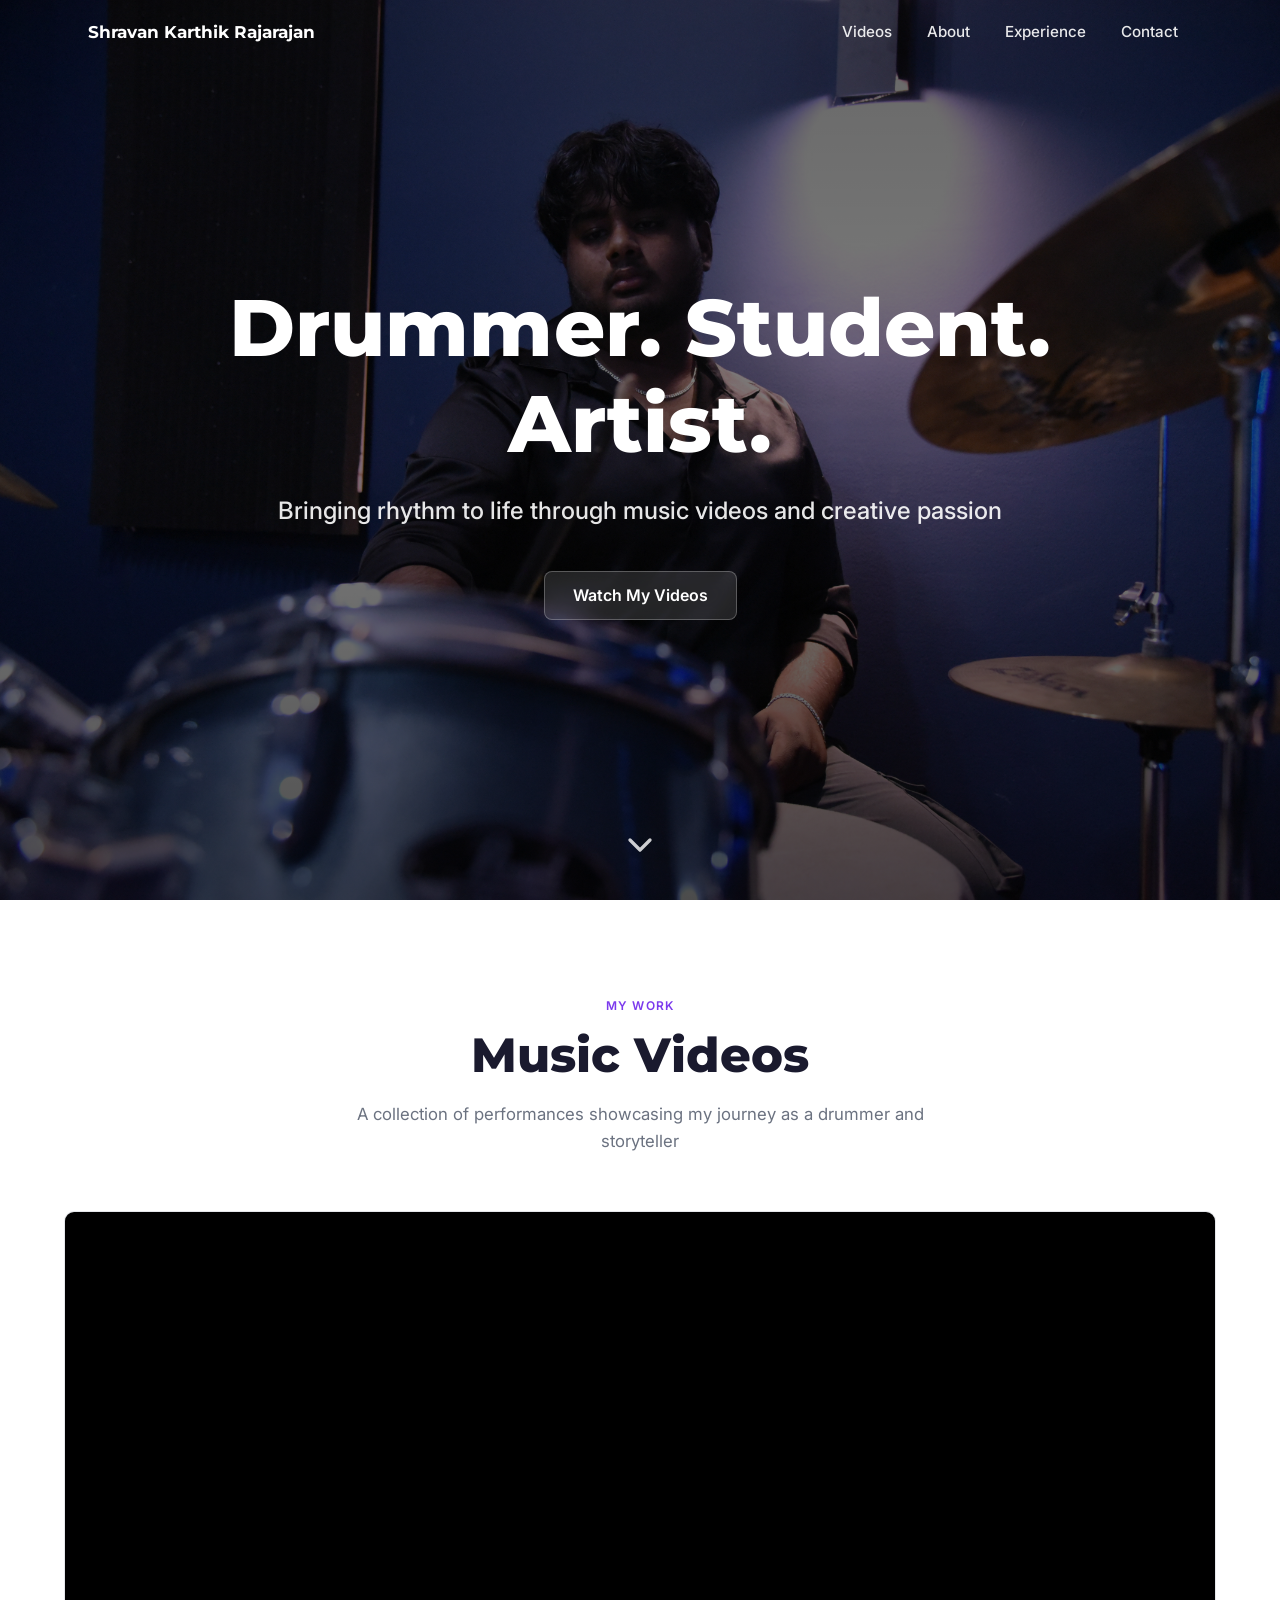
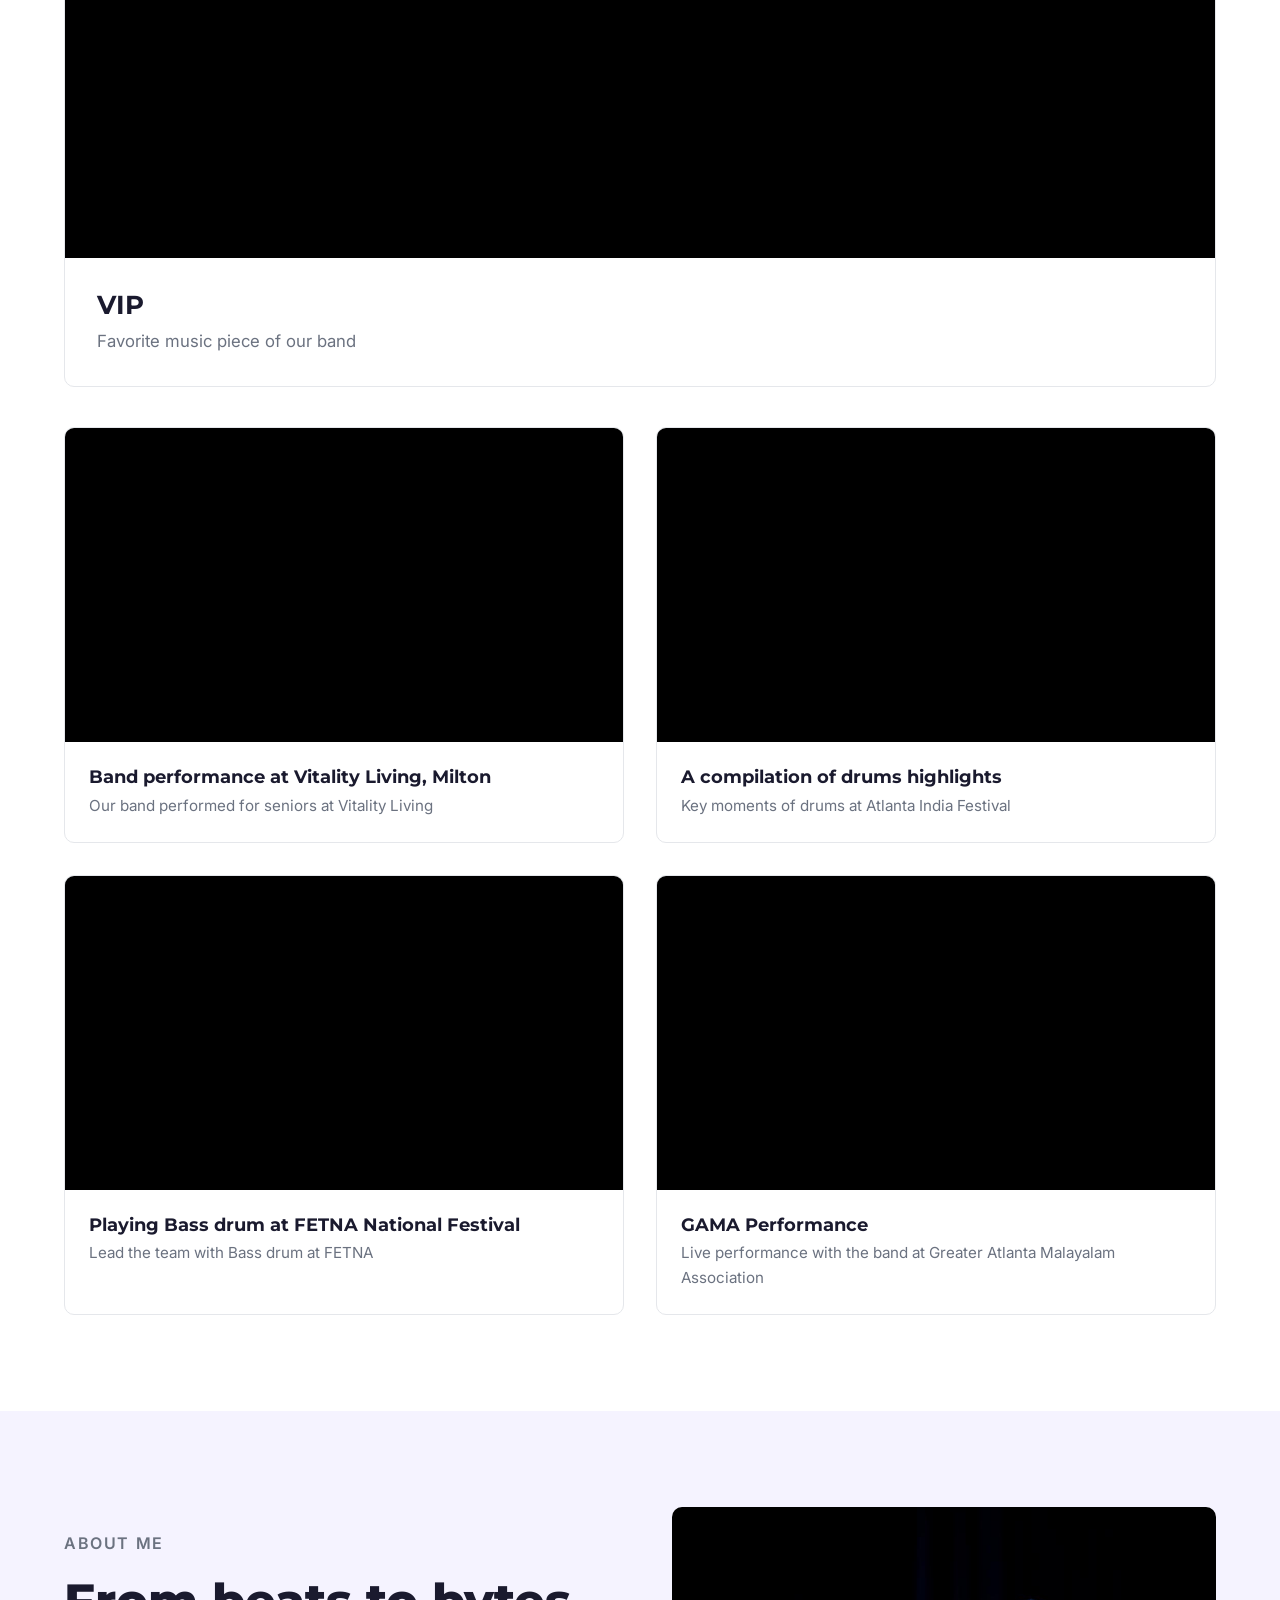
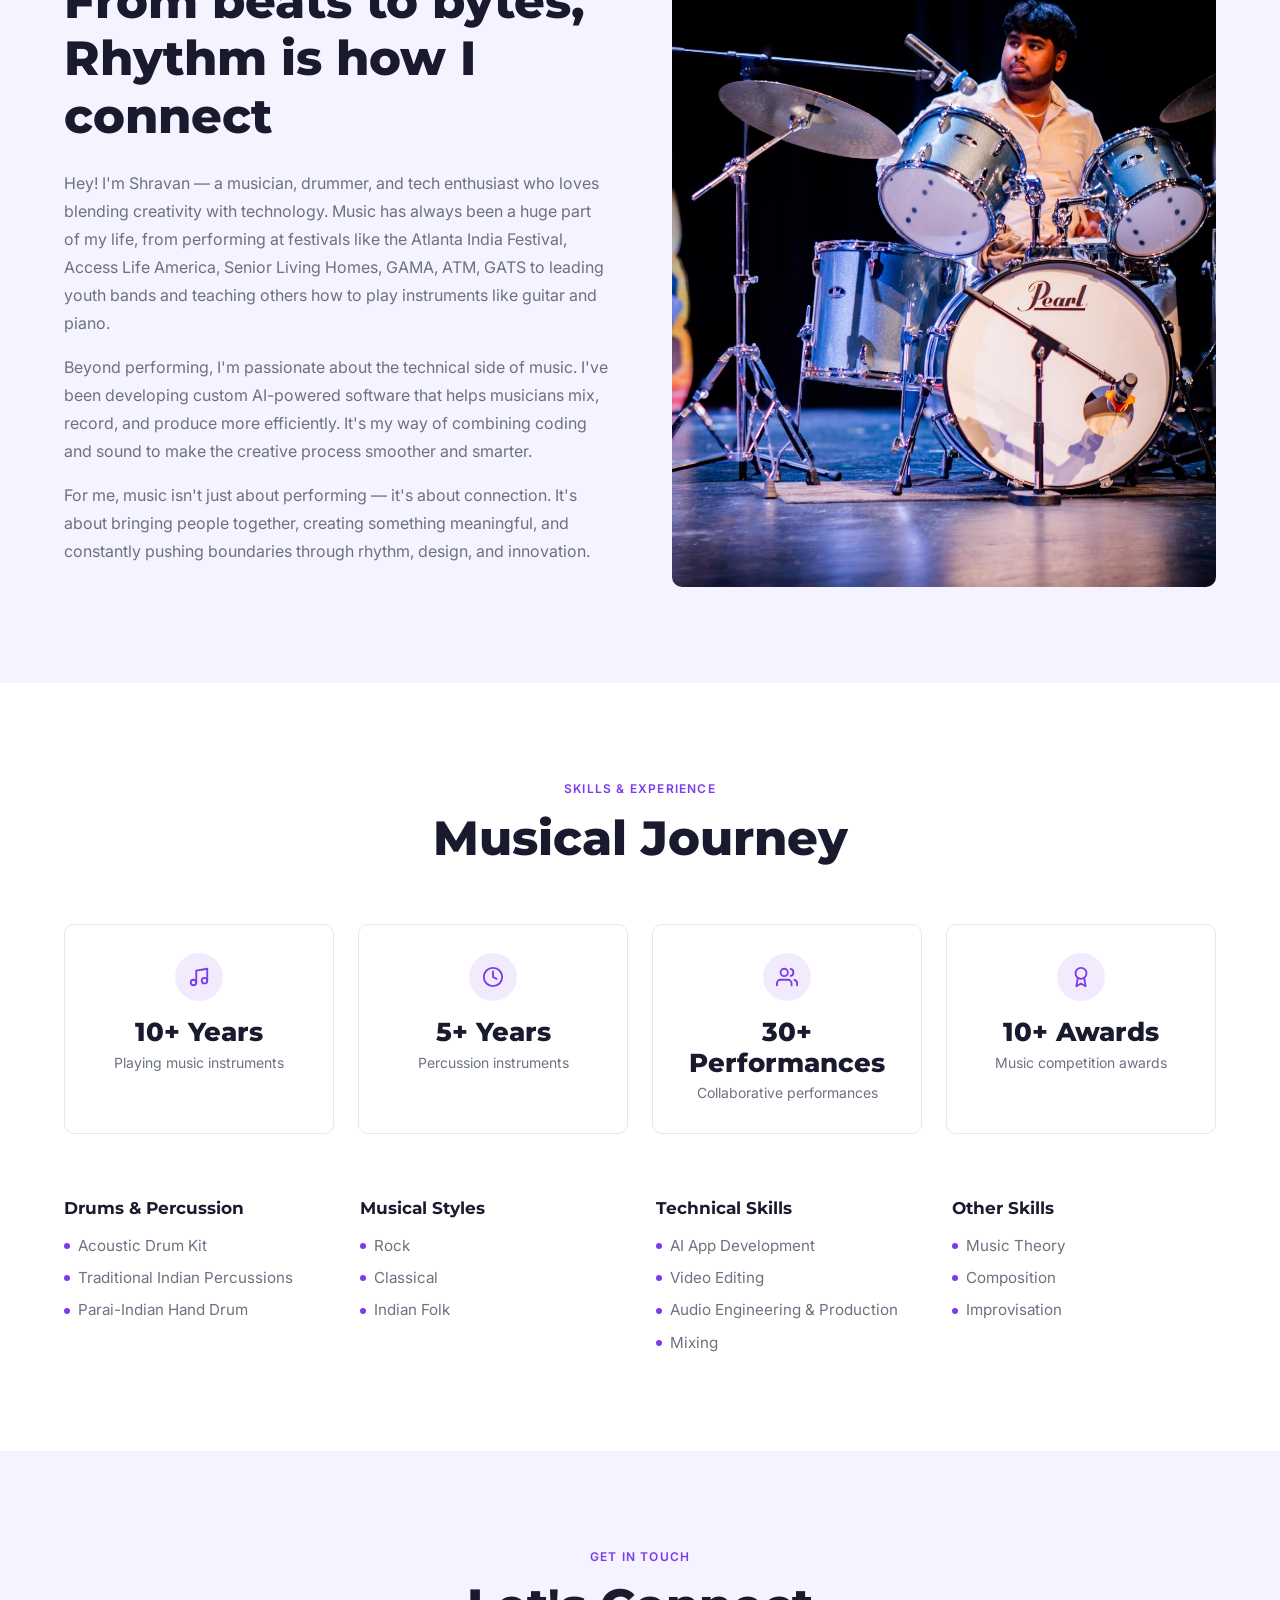
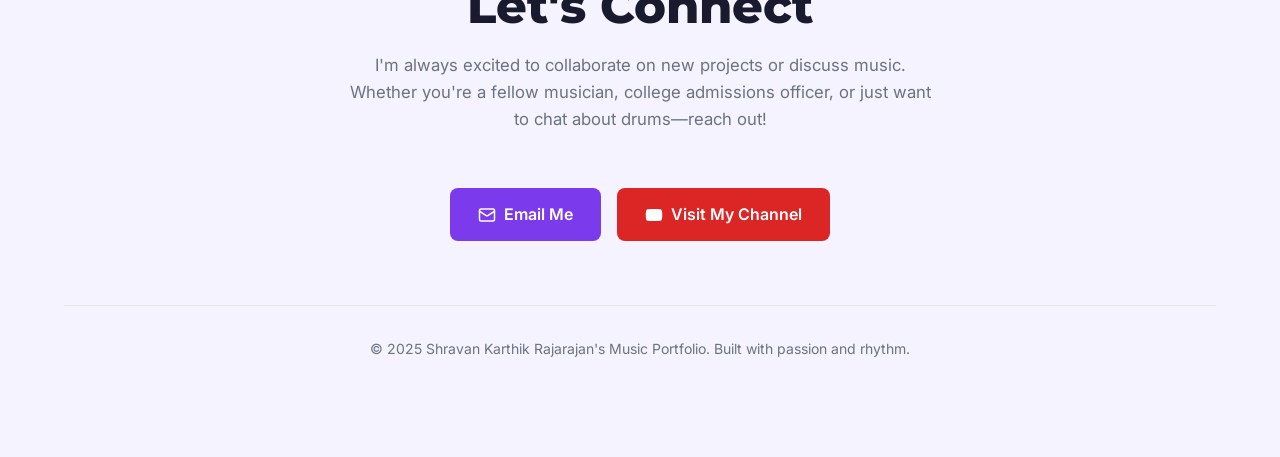
<file: index.html>
<!DOCTYPE html>
<html lang="en">
<head>
  <meta charset="UTF-8" />
  <meta name="viewport" content="width=device-width, initial-scale=1.0" />
  <title>Shravan Karthik Rajarajan — Music Portfolio</title>
  <meta name="description" content="Portfolio of Shravan Karthik Rajarajan — drummer, musician, and tech enthusiast. Watch live performances, band highlights, and more." />
  <meta property="og:title" content="Shravan Karthik Rajarajan — Music Portfolio" />
  <meta property="og:description" content="Drummer. Student. Artist. Watch live performances and band highlights." />
  <link rel="preconnect" href="https://fonts.googleapis.com" />
  <link rel="preconnect" href="https://fonts.gstatic.com" crossorigin />
  <link href="https://fonts.googleapis.com/css2?family=Inter:wght@400;500;600&family=Montserrat:wght@700;800;900&display=swap" rel="stylesheet" />
  <style>
    *, *::before, *::after { box-sizing: border-box; margin: 0; padding: 0; }

    :root {
      --primary: #7c3aed;
      --primary-light: #a78bfa;
      --bg: #ffffff;
      --bg-muted: #f5f3ff;
      --fg: #1a1a2e;
      --fg-muted: #6b7280;
      --card-bg: #ffffff;
      --card-border: #e5e7eb;
      --nav-bg: rgba(255,255,255,0.95);
    }

    html { scroll-behavior: smooth; }

    body {
      font-family: 'Inter', sans-serif;
      background: var(--bg);
      color: var(--fg);
      line-height: 1.6;
    }

    h1, h2, h3 { font-family: 'Montserrat', sans-serif; line-height: 1.2; }

    /* ── NAV ── */
    nav {
      position: fixed;
      top: 0; left: 0; right: 0;
      z-index: 100;
      transition: background 0.3s, box-shadow 0.3s;
    }
    nav.scrolled {
      background: var(--nav-bg);
      box-shadow: 0 1px 0 var(--card-border);
      backdrop-filter: blur(12px);
    }
    .nav-inner {
      max-width: 1152px;
      margin: 0 auto;
      padding: 0 1.5rem;
      height: 64px;
      display: flex;
      align-items: center;
      justify-content: space-between;
    }
    .nav-logo {
      font-family: 'Montserrat', sans-serif;
      font-weight: 700;
      font-size: 1.05rem;
      color: white;
      text-decoration: none;
      cursor: pointer;
      transition: color 0.3s;
    }
    nav.scrolled .nav-logo { color: var(--fg); }

    .nav-links { display: flex; gap: 0.5rem; }
    .nav-links a {
      font-size: 0.95rem;
      font-weight: 500;
      color: rgba(255,255,255,0.9);
      text-decoration: none;
      padding: 0.5rem 0.85rem;
      border-radius: 6px;
      transition: background 0.2s, color 0.2s;
      cursor: pointer;
    }
    nav.scrolled .nav-links a { color: var(--fg); }
    .nav-links a:hover { background: rgba(124,58,237,0.1); color: var(--primary); }

    .hamburger {
      display: none;
      flex-direction: column;
      gap: 5px;
      cursor: pointer;
      background: none;
      border: none;
      padding: 6px;
    }
    .hamburger span {
      display: block;
      width: 24px;
      height: 2px;
      background: white;
      border-radius: 2px;
      transition: background 0.3s;
    }
    nav.scrolled .hamburger span { background: var(--fg); }

    .mobile-menu {
      display: none;
      position: fixed;
      inset: 0;
      z-index: 99;
      background: white;
      flex-direction: column;
      align-items: center;
      justify-content: center;
      gap: 1.5rem;
      padding-top: 64px;
    }
    .mobile-menu.open { display: flex; }
    .mobile-menu a {
      font-family: 'Montserrat', sans-serif;
      font-size: 1.75rem;
      font-weight: 700;
      color: var(--fg);
      text-decoration: none;
      cursor: pointer;
      padding: 0.5rem 1rem;
      border-radius: 8px;
      transition: color 0.2s;
    }
    .mobile-menu a:hover { color: var(--primary); }

    /* ── HERO ── */
    #home {
      position: relative;
      height: 100vh;
      display: flex;
      align-items: center;
      justify-content: center;
      overflow: hidden;
    }
    .hero-bg {
      position: absolute;
      inset: 0;
    }
    .hero-bg img {
      width: 100%;
      height: 100%;
      object-fit: cover;
      object-position: top;
    }
    .hero-overlay {
      position: absolute;
      inset: 0;
      background: linear-gradient(to bottom, rgba(0,0,0,0.6), rgba(0,0,0,0.5), rgba(0,0,0,0.7));
    }
    .hero-content {
      position: relative;
      z-index: 2;
      text-align: center;
      max-width: 900px;
      padding: 0 1.5rem;
    }
    .hero-content h1 {
      color: white;
      font-size: clamp(2.5rem, 8vw, 5rem);
      font-weight: 800;
      margin-bottom: 1.25rem;
    }
    .hero-content p {
      color: rgba(255,255,255,0.9);
      font-size: clamp(1.1rem, 2.5vw, 1.5rem);
      margin-bottom: 2.5rem;
      font-weight: 500;
    }
    .btn {
      display: inline-flex;
      align-items: center;
      gap: 0.5rem;
      font-family: 'Inter', sans-serif;
      font-weight: 600;
      font-size: 1rem;
      padding: 0.85rem 1.75rem;
      border-radius: 8px;
      cursor: pointer;
      transition: opacity 0.2s, transform 0.15s;
      text-decoration: none;
      border: none;
    }
    .btn:hover { opacity: 0.9; transform: translateY(-1px); }
    .btn:active { transform: translateY(0); }
    .btn-glass {
      background: rgba(255,255,255,0.12);
      backdrop-filter: blur(12px);
      border: 1px solid rgba(255,255,255,0.25);
      color: white;
    }
    .btn-primary {
      background: var(--primary);
      color: white;
    }
    .btn-youtube {
      background: #dc2626;
      color: white;
    }

    .scroll-arrow {
      position: absolute;
      bottom: 2rem;
      left: 50%;
      transform: translateX(-50%);
      color: rgba(255,255,255,0.8);
      cursor: pointer;
      animation: bounce 2s infinite;
      background: none;
      border: none;
      z-index: 2;
    }
    @keyframes bounce {
      0%, 100% { transform: translateX(-50%) translateY(0); }
      50% { transform: translateX(-50%) translateY(8px); }
    }

    /* ── SECTIONS ── */
    section { padding: 6rem 1.5rem; }
    .container { max-width: 1152px; margin: 0 auto; }
    .section-label {
      font-size: 0.75rem;
      font-weight: 600;
      text-transform: uppercase;
      letter-spacing: 0.1em;
      color: var(--primary);
      margin-bottom: 0.75rem;
    }
    .section-title {
      font-size: clamp(2rem, 4vw, 3rem);
      font-weight: 800;
      margin-bottom: 1rem;
      color: var(--fg);
    }
    .section-subtitle {
      color: var(--fg-muted);
      font-size: 1.05rem;
      max-width: 600px;
      margin: 0 auto;
    }
    .text-center { text-align: center; }
    .section-header { margin-bottom: 3.5rem; }

    /* ── VIDEOS ── */
    #videos { background: var(--bg); }

    .video-card {
      background: var(--card-bg);
      border: 1px solid var(--card-border);
      border-radius: 10px;
      overflow: hidden;
    }
    .video-card .aspect-video {
      position: relative;
      padding-bottom: 56.25%;
      background: #000;
    }
    .video-card .aspect-video iframe {
      position: absolute;
      inset: 0;
      width: 100%;
      height: 100%;
      border: none;
    }
    .video-info { padding: 1.5rem; }
    .video-info h3 {
      font-size: 1.1rem;
      font-weight: 700;
      margin-bottom: 0.4rem;
      color: var(--fg);
    }
    .video-info p { color: var(--fg-muted); font-size: 0.95rem; }

    .video-featured { margin-bottom: 2.5rem; }
    .video-featured .video-info { padding: 2rem; }
    .video-featured .video-info h3 { font-size: 1.6rem; }
    .video-featured .video-info p { font-size: 1.05rem; }

    .video-grid {
      display: grid;
      grid-template-columns: 1fr;
      gap: 2rem;
    }
    @media (min-width: 768px) {
      .video-grid { grid-template-columns: 1fr 1fr; }
    }

    /* ── ABOUT ── */
    #about { background: var(--bg-muted); }
    .about-grid {
      display: grid;
      grid-template-columns: 1fr;
      gap: 3rem;
      align-items: center;
    }
    @media (min-width: 1024px) {
      .about-grid { grid-template-columns: 1fr 1fr; gap: 4rem; }
      .about-text { order: 1; }
      .about-image { order: 2; }
    }
    .about-text .section-label { text-align: left; }
    .about-text .section-title { text-align: left; margin-bottom: 1.5rem; }
    .about-text p { color: var(--fg-muted); font-size: 1rem; margin-bottom: 1rem; line-height: 1.75; }
    .about-text p:last-child { margin-bottom: 0; }
    .about-img-wrap {
      position: relative;
      border-radius: 10px;
      overflow: hidden;
      aspect-ratio: 4/5;
    }
    .about-img-wrap img { width: 100%; height: 100%; object-fit: cover; display: block; }

    /* ── EXPERIENCE ── */
    #experience { background: var(--bg); }
    .stats-grid {
      display: grid;
      grid-template-columns: 1fr;
      gap: 1.5rem;
      margin-bottom: 4rem;
    }
    @media (min-width: 640px) { .stats-grid { grid-template-columns: 1fr 1fr; } }
    @media (min-width: 1024px) { .stats-grid { grid-template-columns: repeat(4, 1fr); } }

    .stat-card {
      background: var(--card-bg);
      border: 1px solid var(--card-border);
      border-radius: 10px;
      padding: 1.75rem 1.5rem;
      text-align: center;
    }
    .stat-icon {
      width: 48px;
      height: 48px;
      background: rgba(124,58,237,0.1);
      border-radius: 50%;
      display: flex;
      align-items: center;
      justify-content: center;
      margin: 0 auto 1rem;
      color: var(--primary);
    }
    .stat-icon svg { width: 22px; height: 22px; }
    .stat-card h3 { font-size: 1.6rem; font-weight: 800; color: var(--fg); margin-bottom: 0.25rem; }
    .stat-card p { color: var(--fg-muted); font-size: 0.875rem; }

    .skills-grid {
      display: grid;
      grid-template-columns: 1fr;
      gap: 2rem;
    }
    @media (min-width: 768px) { .skills-grid { grid-template-columns: repeat(4, 1fr); } }

    .skill-group h3 { font-size: 1.05rem; font-weight: 700; color: var(--fg); margin-bottom: 1rem; }
    .skill-group ul { list-style: none; display: flex; flex-direction: column; gap: 0.5rem; }
    .skill-group li {
      display: flex;
      align-items: center;
      gap: 0.5rem;
      color: var(--fg-muted);
      font-size: 0.95rem;
    }
    .skill-dot {
      width: 6px;
      height: 6px;
      background: var(--primary);
      border-radius: 50%;
      flex-shrink: 0;
    }

    /* ── CONTACT ── */
    #contact { background: var(--bg-muted); }
    .contact-buttons {
      display: flex;
      flex-wrap: wrap;
      gap: 1rem;
      justify-content: center;
      margin-bottom: 3rem;
    }
    .footer {
      margin-top: 4rem;
      padding-top: 2rem;
      border-top: 1px solid var(--card-border);
      text-align: center;
      color: var(--fg-muted);
      font-size: 0.875rem;
    }

    /* ── RESPONSIVE ── */
    @media (max-width: 767px) {
      .nav-links { display: none; }
      .hamburger { display: flex; }
      section { padding: 4rem 1.25rem; }
    }
  </style>
</head>
<body>

<!-- NAV -->
<nav id="navbar">
  <div class="nav-inner">
    <span class="nav-logo" onclick="goTo('home')">Shravan Karthik Rajarajan</span>
    <div class="nav-links">
      <a onclick="goTo('videos')">Videos</a>
      <a onclick="goTo('about')">About</a>
      <a onclick="goTo('experience')">Experience</a>
      <a onclick="goTo('contact')">Contact</a>
    </div>
    <button class="hamburger" id="hamburger" aria-label="Open menu">
      <span></span><span></span><span></span>
    </button>
  </div>
</nav>

<!-- MOBILE MENU -->
<div class="mobile-menu" id="mobileMenu">
  <a onclick="closeMobileMenu(); goTo('home')">Home</a>
  <a onclick="closeMobileMenu(); goTo('videos')">Videos</a>
  <a onclick="closeMobileMenu(); goTo('about')">About</a>
  <a onclick="closeMobileMenu(); goTo('experience')">Experience</a>
  <a onclick="closeMobileMenu(); goTo('contact')">Contact</a>
</div>

<!-- HERO -->
<section id="home">
  <div class="hero-bg">
    <img src="images/hero.jpg" alt="Shravan performing drums on stage" />
    <div class="hero-overlay"></div>
  </div>
  <div class="hero-content">
    <h1>Drummer. Student. Artist.</h1>
    <p>Bringing rhythm to life through music videos and creative passion</p>
    <button class="btn btn-glass" onclick="goTo('videos')">Watch My Videos</button>
  </div>
  <button class="scroll-arrow" onclick="goTo('videos')" aria-label="Scroll down">
    <svg width="40" height="40" viewBox="0 0 24 24" fill="none" stroke="currentColor" stroke-width="2" stroke-linecap="round" stroke-linejoin="round">
      <polyline points="6 9 12 15 18 9"/>
    </svg>
  </button>
</section>

<!-- VIDEOS -->
<section id="videos">
  <div class="container">
    <div class="section-header text-center">
      <p class="section-label">My Work</p>
      <h2 class="section-title">Music Videos</h2>
      <p class="section-subtitle">A collection of performances showcasing my journey as a drummer and storyteller</p>
    </div>

    <div class="video-card video-featured">
      <div class="aspect-video">
        <iframe src="https://www.youtube.com/embed/kClNpGIz_-4"
          allow="accelerometer; autoplay; clipboard-write; encrypted-media; gyroscope; picture-in-picture"
          allowfullscreen title="VIP"></iframe>
      </div>
      <div class="video-info">
        <h3>VIP</h3>
        <p>Favorite music piece of our band</p>
      </div>
    </div>

    <div class="video-grid">
      <div class="video-card">
        <div class="aspect-video">
          <iframe src="https://www.youtube.com/embed/WPs98tqUhlU"
            allow="accelerometer; autoplay; clipboard-write; encrypted-media; gyroscope; picture-in-picture"
            allowfullscreen title="Band performance at Vitality Living"></iframe>
        </div>
        <div class="video-info">
          <h3>Band performance at Vitality Living, Milton</h3>
          <p>Our band performed for seniors at Vitality Living</p>
        </div>
      </div>

      <div class="video-card">
        <div class="aspect-video">
          <iframe src="https://www.youtube.com/embed/MaWBW5E9xWc"
            allow="accelerometer; autoplay; clipboard-write; encrypted-media; gyroscope; picture-in-picture"
            allowfullscreen title="Drums highlights"></iframe>
        </div>
        <div class="video-info">
          <h3>A compilation of drums highlights</h3>
          <p>Key moments of drums at Atlanta India Festival</p>
        </div>
      </div>

      <div class="video-card">
        <div class="aspect-video">
          <iframe src="https://www.youtube.com/embed/7yO5LvhFHtQ"
            allow="accelerometer; autoplay; clipboard-write; encrypted-media; gyroscope; picture-in-picture"
            allowfullscreen title="FETNA National Festival"></iframe>
        </div>
        <div class="video-info">
          <h3>Playing Bass drum at FETNA National Festival</h3>
          <p>Lead the team with Bass drum at FETNA</p>
        </div>
      </div>

      <div class="video-card">
        <div class="aspect-video">
          <iframe src="https://www.youtube.com/embed/9ZxTLlvQs84"
            allow="accelerometer; autoplay; clipboard-write; encrypted-media; gyroscope; picture-in-picture"
            allowfullscreen title="GAMA Performance"></iframe>
        </div>
        <div class="video-info">
          <h3>GAMA Performance</h3>
          <p>Live performance with the band at Greater Atlanta Malayalam Association</p>
        </div>
      </div>
    </div>
  </div>
</section>

<!-- ABOUT -->
<section id="about">
  <div class="container">
    <div class="about-grid">
      <div class="about-text">
        <p class="section-label">About Me</p>
        <h2 class="section-title">From beats to bytes, Rhythm is how I connect</h2>
        <p>Hey! I'm Shravan — a musician, drummer, and tech enthusiast who loves blending creativity with technology. Music has always been a huge part of my life, from performing at festivals like the Atlanta India Festival, Access Life America, Senior Living Homes, GAMA, ATM, GATS to leading youth bands and teaching others how to play instruments like guitar and piano.</p>
        <p>Beyond performing, I'm passionate about the technical side of music. I've been developing custom AI-powered software that helps musicians mix, record, and produce more efficiently. It's my way of combining coding and sound to make the creative process smoother and smarter.</p>
        <p>For me, music isn't just about performing — it's about connection. It's about bringing people together, creating something meaningful, and constantly pushing boundaries through rhythm, design, and innovation.</p>
      </div>
      <div class="about-image">
        <div class="about-img-wrap">
          <img src="images/about.jpg" alt="Shravan Karthik Rajarajan" />
        </div>
      </div>
    </div>
  </div>
</section>

<!-- EXPERIENCE -->
<section id="experience">
  <div class="container">
    <div class="section-header text-center">
      <p class="section-label">Skills &amp; Experience</p>
      <h2 class="section-title">Musical Journey</h2>
    </div>

    <div class="stats-grid">
      <div class="stat-card">
        <div class="stat-icon">
          <svg viewBox="0 0 24 24" fill="none" stroke="currentColor" stroke-width="2" stroke-linecap="round" stroke-linejoin="round">
            <path d="M9 18V5l12-2v13"/><circle cx="6" cy="18" r="3"/><circle cx="18" cy="16" r="3"/>
          </svg>
        </div>
        <h3>10+ Years</h3>
        <p>Playing music instruments</p>
      </div>
      <div class="stat-card">
        <div class="stat-icon">
          <svg viewBox="0 0 24 24" fill="none" stroke="currentColor" stroke-width="2" stroke-linecap="round" stroke-linejoin="round">
            <circle cx="12" cy="12" r="10"/><path d="M12 6v6l4 2"/>
          </svg>
        </div>
        <h3>5+ Years</h3>
        <p>Percussion instruments</p>
      </div>
      <div class="stat-card">
        <div class="stat-icon">
          <svg viewBox="0 0 24 24" fill="none" stroke="currentColor" stroke-width="2" stroke-linecap="round" stroke-linejoin="round">
            <path d="M17 21v-2a4 4 0 0 0-4-4H5a4 4 0 0 0-4 4v2"/><circle cx="9" cy="7" r="4"/><path d="M23 21v-2a4 4 0 0 0-3-3.87"/><path d="M16 3.13a4 4 0 0 1 0 7.75"/>
          </svg>
        </div>
        <h3>30+ Performances</h3>
        <p>Collaborative performances</p>
      </div>
      <div class="stat-card">
        <div class="stat-icon">
          <svg viewBox="0 0 24 24" fill="none" stroke="currentColor" stroke-width="2" stroke-linecap="round" stroke-linejoin="round">
            <circle cx="12" cy="8" r="6"/><path d="M15.477 12.89 17 22l-5-3-5 3 1.523-9.11"/>
          </svg>
        </div>
        <h3>10+ Awards</h3>
        <p>Music competition awards</p>
      </div>
    </div>

    <div class="skills-grid">
      <div class="skill-group">
        <h3>Drums &amp; Percussion</h3>
        <ul>
          <li><span class="skill-dot"></span>Acoustic Drum Kit</li>
          <li><span class="skill-dot"></span>Traditional Indian Percussions</li>
          <li><span class="skill-dot"></span>Parai-Indian Hand Drum</li>
        </ul>
      </div>
      <div class="skill-group">
        <h3>Musical Styles</h3>
        <ul>
          <li><span class="skill-dot"></span>Rock</li>
          <li><span class="skill-dot"></span>Classical</li>
          <li><span class="skill-dot"></span>Indian Folk</li>
        </ul>
      </div>
      <div class="skill-group">
        <h3>Technical Skills</h3>
        <ul>
          <li><span class="skill-dot"></span>AI App Development</li>
          <li><span class="skill-dot"></span>Video Editing</li>
          <li><span class="skill-dot"></span>Audio Engineering &amp; Production</li>
          <li><span class="skill-dot"></span>Mixing</li>
        </ul>
      </div>
      <div class="skill-group">
        <h3>Other Skills</h3>
        <ul>
          <li><span class="skill-dot"></span>Music Theory</li>
          <li><span class="skill-dot"></span>Composition</li>
          <li><span class="skill-dot"></span>Improvisation</li>
        </ul>
      </div>
    </div>
  </div>
</section>

<!-- CONTACT -->
<section id="contact">
  <div class="container">
    <div class="section-header text-center">
      <p class="section-label">Get in Touch</p>
      <h2 class="section-title">Let's Connect</h2>
      <p class="section-subtitle">I'm always excited to collaborate on new projects or discuss music. Whether you're a fellow musician, college admissions officer, or just want to chat about drums—reach out!</p>
    </div>
    <div class="contact-buttons">
      <a class="btn btn-primary" href="mailto:r.shravankarthik@gmail.com">
        <svg width="18" height="18" viewBox="0 0 24 24" fill="none" stroke="currentColor" stroke-width="2" stroke-linecap="round" stroke-linejoin="round">
          <rect width="20" height="16" x="2" y="4" rx="2"/><path d="m22 7-8.97 5.7a1.94 1.94 0 0 1-2.06 0L2 7"/>
        </svg>
        Email Me
      </a>
      <a class="btn btn-youtube" href="https://www.youtube.com/@shravankarthikrajarajan" target="_blank" rel="noopener noreferrer">
        <svg width="18" height="18" viewBox="0 0 24 24" fill="currentColor">
          <path d="M22.54 6.42a2.78 2.78 0 0 0-1.95-1.96C18.88 4 12 4 12 4s-6.88 0-8.59.46a2.78 2.78 0 0 0-1.95 1.96A29 29 0 0 0 1 12a29 29 0 0 0 .46 5.58A2.78 2.78 0 0 0 3.41 19.6C5.12 20 12 20 12 20s6.88 0 8.59-.4a2.78 2.78 0 0 0 1.95-1.95A29 29 0 0 0 23 12a29 29 0 0 0-.46-5.58z"/>
          <polygon points="9.75 15.02 15.5 12 9.75 8.98 9.75 15.02" fill="white"/>
        </svg>
        Visit My Channel
      </a>
    </div>
    <div class="footer">
      <p>&copy; 2025 Shravan Karthik Rajarajan's Music Portfolio. Built with passion and rhythm.</p>
    </div>
  </div>
</section>

<script>
  function goTo(id) {
    var el = document.getElementById(id);
    if (el) el.scrollIntoView({ behavior: 'smooth' });
  }

  window.addEventListener('scroll', function() {
    var navbar = document.getElementById('navbar');
    if (window.scrollY > 20) {
      navbar.classList.add('scrolled');
    } else {
      navbar.classList.remove('scrolled');
    }
  });

  document.getElementById('hamburger').addEventListener('click', function() {
    document.getElementById('mobileMenu').classList.toggle('open');
  });

  function closeMobileMenu() {
    document.getElementById('mobileMenu').classList.remove('open');
  }
</script>
</body>
</html>
</file>
